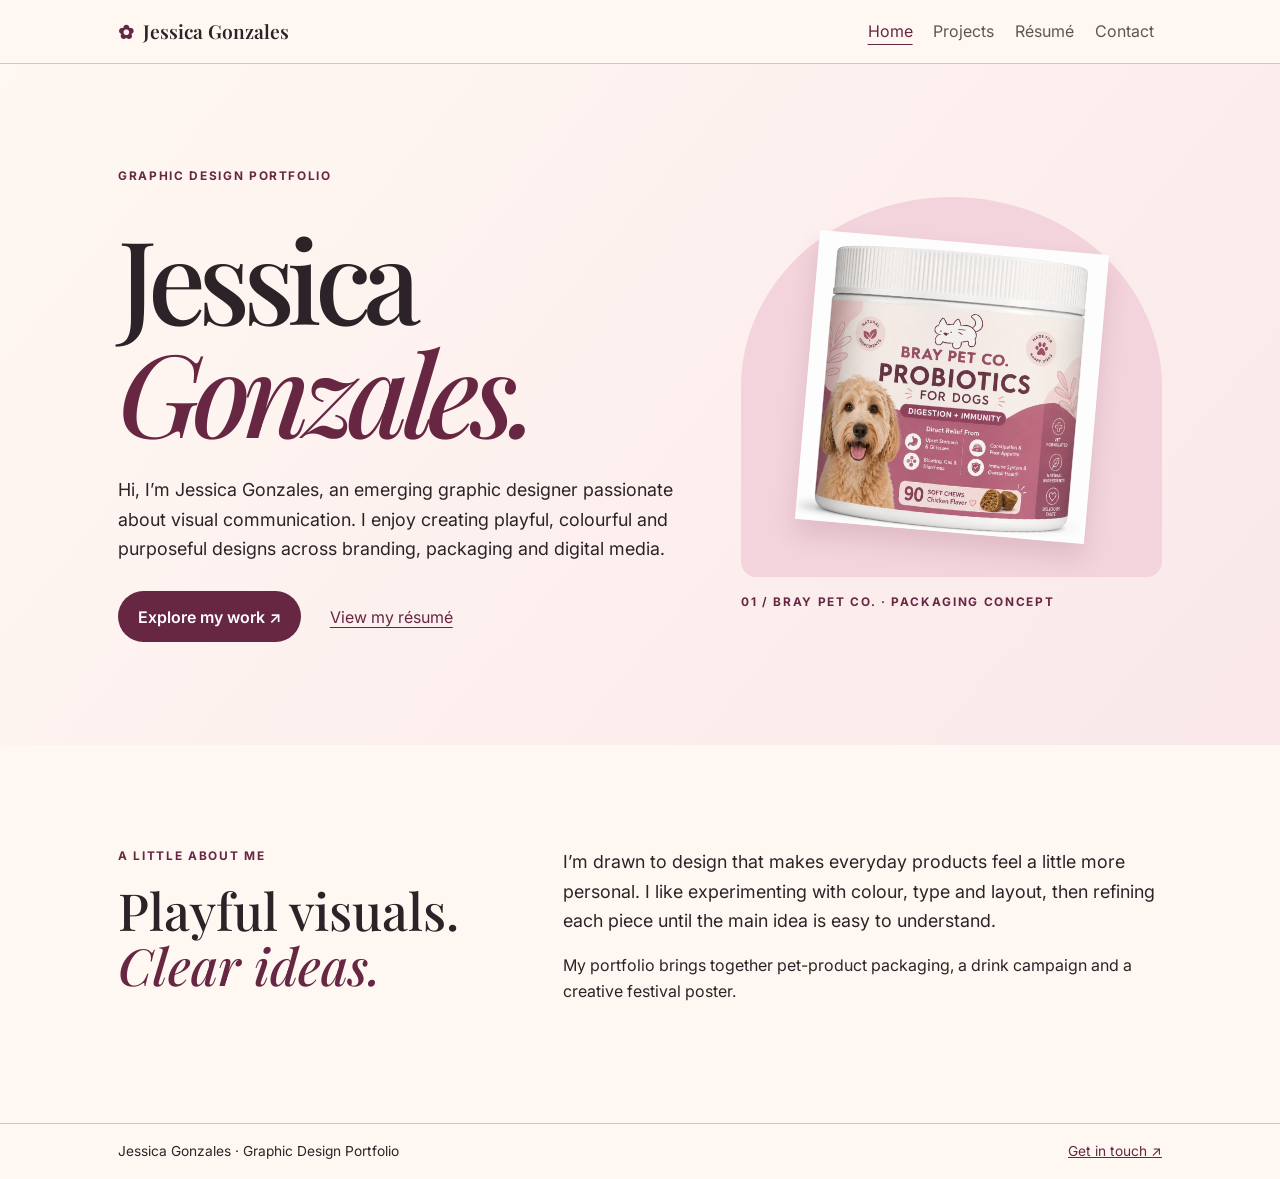
<file: index.html>
<!doctype html>
<html lang="en-AU">
<head>
 <meta charset="utf-8">
 <meta name="viewport" content="width=device-width, initial-scale=1">
 <meta name="description" content="Jessica Gonzales, emerging graphic designer. Explore branding, packaging and promotional design concepts.">
 <title>Home | Jessica Gonzales</title>
 <link rel="icon" href="favicon.svg" type="image/svg+xml">
 <link rel="preconnect" href="https://fonts.googleapis.com">
 <link rel="preconnect" href="https://fonts.gstatic.com" crossorigin>
 <link href="https://fonts.googleapis.com/css2?family=Inter:wght@400;500;600;700&amp;family=Playfair+Display:ital,wght@0,500;0,600;1,500&amp;display=swap" rel="stylesheet">
 <link href="https://cdn.jsdelivr.net/npm/bootstrap@5.3.3/dist/css/bootstrap.min.css" rel="stylesheet">
 <link href="style.css" rel="stylesheet">
 
</head>
<body>
 <a class="skip" href="#main">Skip to content</a>
 <!-- Navigation adapted from INFO1005 Module 2.3 Bart Simpson example. -->
  <nav id="mainNav" class="navbar navbar-expand-lg sticky-top" aria-label="Main navigation">
    <div class="container">
      <a class="navbar-brand wordmark" href="index.html">
        <span aria-hidden="true">✿</span> Jessica Gonzales
      </a>

      <button class="navbar-toggler" type="button"
              data-bs-toggle="collapse"
              data-bs-target="#portfolioNavbar"
              aria-controls="portfolioNavbar"
              aria-expanded="false"
              aria-label="Toggle navigation">
        <span class="navbar-toggler-icon"></span>
      </button>

      <div class="collapse navbar-collapse" id="portfolioNavbar">
        <ul class="navbar-nav ms-auto">
          <li class="nav-item"><a class="nav-link" aria-current="page" href="index.html">Home</a></li>
          <li class="nav-item"><a class="nav-link" href="projects.html">Projects</a></li>
          <li class="nav-item"><a class="nav-link" href="resume.html">Résumé</a></li>
          <li class="nav-item"><a class="nav-link" href="contact.html">Contact</a></li>
        </ul>
      </div>
    </div>
  </nav>
 <main id="main">
 <!-- Hero grid adapted from the INFO1005 Module 2.3 example. -->
 <section class="hero" aria-labelledby="hero-title">
    <div class="container">
      <div class="row align-items-center g-4">
        <div class="col-12 col-lg-7">
          <p class="eyebrow">Graphic design portfolio</p>
          <h1 id="hero-title">Jessica<br><em>Gonzales.</em></h1>
          <p class="intro">Hi, I’m Jessica Gonzales, an emerging graphic designer passionate about visual communication. I enjoy creating playful, colourful and purposeful designs across branding, packaging and digital media.</p>
          <div class="actions"><a class="pill" href="projects.html">Explore my work ↗</a><a class="text-link" href="resume.html">View my résumé</a></div>
        </div>

        <div class="col-12 col-lg-5">
          <figure class="mb-0">
            <div class="hero-art"><img class="img-fluid hero-portrait" src="bray-probiotics.webp" alt="Pink Bray Pet Co. probiotics packaging concept" width="960" height="960"></div>
            <figcaption>01 / Bray Pet Co. · Packaging concept</figcaption>
          </figure>
        </div>
      </div>
    </div>
  </section>
 <section class="container section-space"><div class="row g-4">
  <div class="col-md-5"><p class="eyebrow">A little about me</p><h2>Playful visuals.<br><em>Clear ideas.</em></h2></div>
  <div class="col-md-7"><p class="intro">I’m drawn to design that makes everyday products feel a little more personal. I like experimenting with colour, type and layout, then refining each piece until the main idea is easy to understand.</p><p>My portfolio brings together pet-product packaging, a drink campaign and a creative festival poster.</p></div>
 </div></section>
</main>
 <footer class="site-footer"><div class="container nav-wrap"><span>Jessica Gonzales · Graphic Design Portfolio</span><a href="contact.html">Get in touch ↗</a></div></footer>
 <script src="https://cdn.jsdelivr.net/npm/bootstrap@5.3.3/dist/js/bootstrap.bundle.min.js"></script>
</body>
</html>
</file>
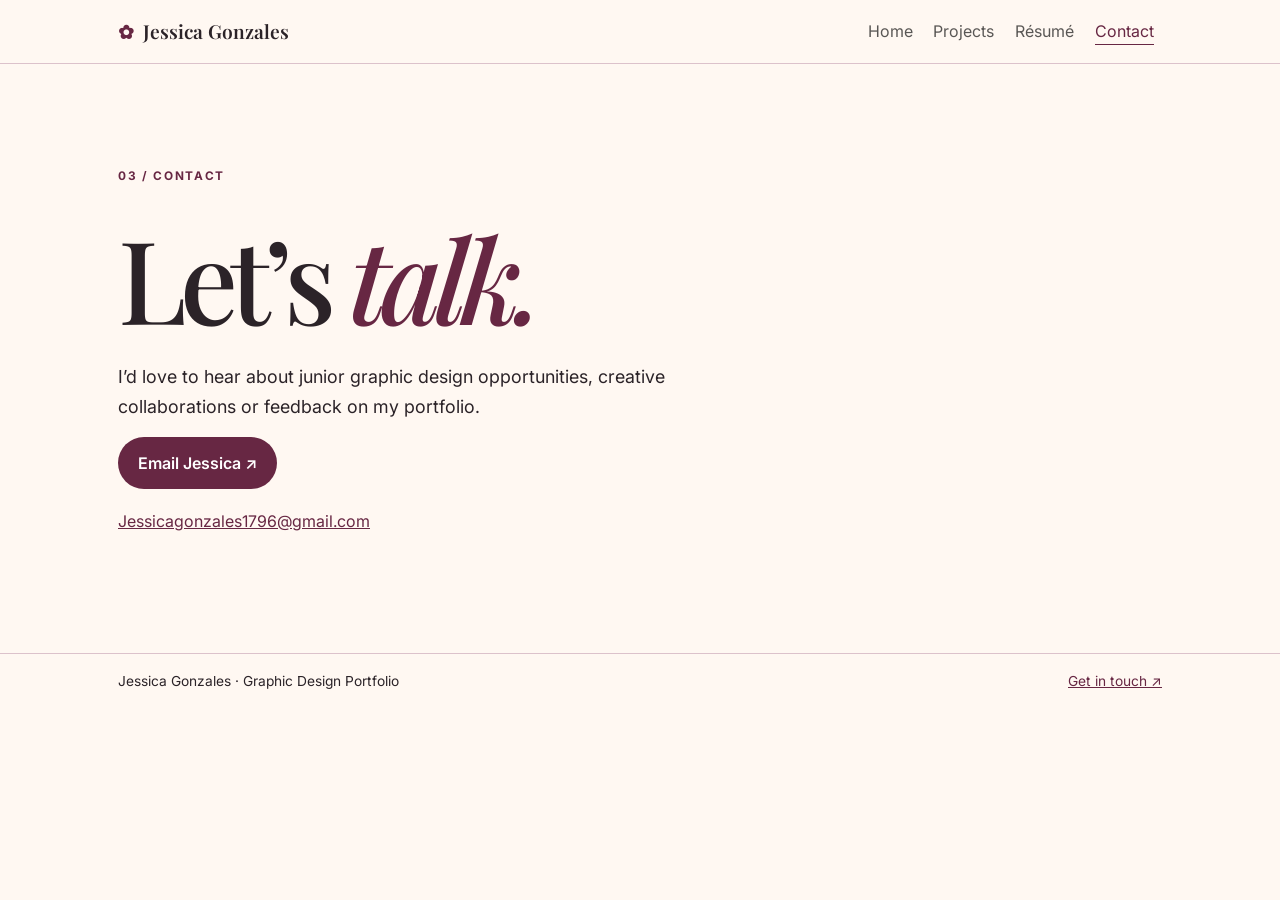
<file: contact.html>
<!doctype html>
<html lang="en-AU">
<head>
 <meta charset="utf-8">
 <meta name="viewport" content="width=device-width, initial-scale=1">
 <meta name="description" content="Jessica Gonzales, emerging graphic designer. Explore branding, packaging and promotional design concepts.">
 <title>Contact | Jessica Gonzales</title>
 <link rel="icon" href="favicon.svg" type="image/svg+xml">
 <link rel="preconnect" href="https://fonts.googleapis.com">
 <link rel="preconnect" href="https://fonts.gstatic.com" crossorigin>
 <link href="https://fonts.googleapis.com/css2?family=Inter:wght@400;500;600;700&amp;family=Playfair+Display:ital,wght@0,500;0,600;1,500&amp;display=swap" rel="stylesheet">
 <link href="https://cdn.jsdelivr.net/npm/bootstrap@5.3.3/dist/css/bootstrap.min.css" rel="stylesheet">
 <link href="style.css" rel="stylesheet">
 
</head>
<body>
 <a class="skip" href="#main">Skip to content</a>
 <!-- Navigation adapted from INFO1005 Module 2.3 Bart Simpson example. -->
  <nav id="mainNav" class="navbar navbar-expand-lg sticky-top" aria-label="Main navigation">
    <div class="container">
      <a class="navbar-brand wordmark" href="index.html">
        <span aria-hidden="true">✿</span> Jessica Gonzales
      </a>

      <button class="navbar-toggler" type="button"
              data-bs-toggle="collapse"
              data-bs-target="#portfolioNavbar"
              aria-controls="portfolioNavbar"
              aria-expanded="false"
              aria-label="Toggle navigation">
        <span class="navbar-toggler-icon"></span>
      </button>

      <div class="collapse navbar-collapse" id="portfolioNavbar">
        <ul class="navbar-nav ms-auto">
          <li class="nav-item"><a class="nav-link" href="index.html">Home</a></li>
          <li class="nav-item"><a class="nav-link" href="projects.html">Projects</a></li>
          <li class="nav-item"><a class="nav-link" href="resume.html">Résumé</a></li>
          <li class="nav-item"><a class="nav-link" aria-current="page" href="contact.html">Contact</a></li>
        </ul>
      </div>
    </div>
  </nav>
 <main id="main">
 <section class="container section-space contact-page">
  <p class="eyebrow">03 / Contact</p><h1>Let’s <em>talk.</em></h1>
  <p class="intro">I’d love to hear about junior graphic design opportunities, creative collaborations or feedback on my portfolio.</p>
  <a class="pill" href="mailto:Jessicagonzales1796@gmail.com">Email Jessica ↗</a>
  <p class="email"><a href="mailto:Jessicagonzales1796@gmail.com">Jessicagonzales1796@gmail.com</a></p>
 </section>
</main>
 <footer class="site-footer"><div class="container nav-wrap"><span>Jessica Gonzales · Graphic Design Portfolio</span><a href="contact.html">Get in touch ↗</a></div></footer>
 <script src="https://cdn.jsdelivr.net/npm/bootstrap@5.3.3/dist/js/bootstrap.bundle.min.js"></script>
</body>
</html>
</file>
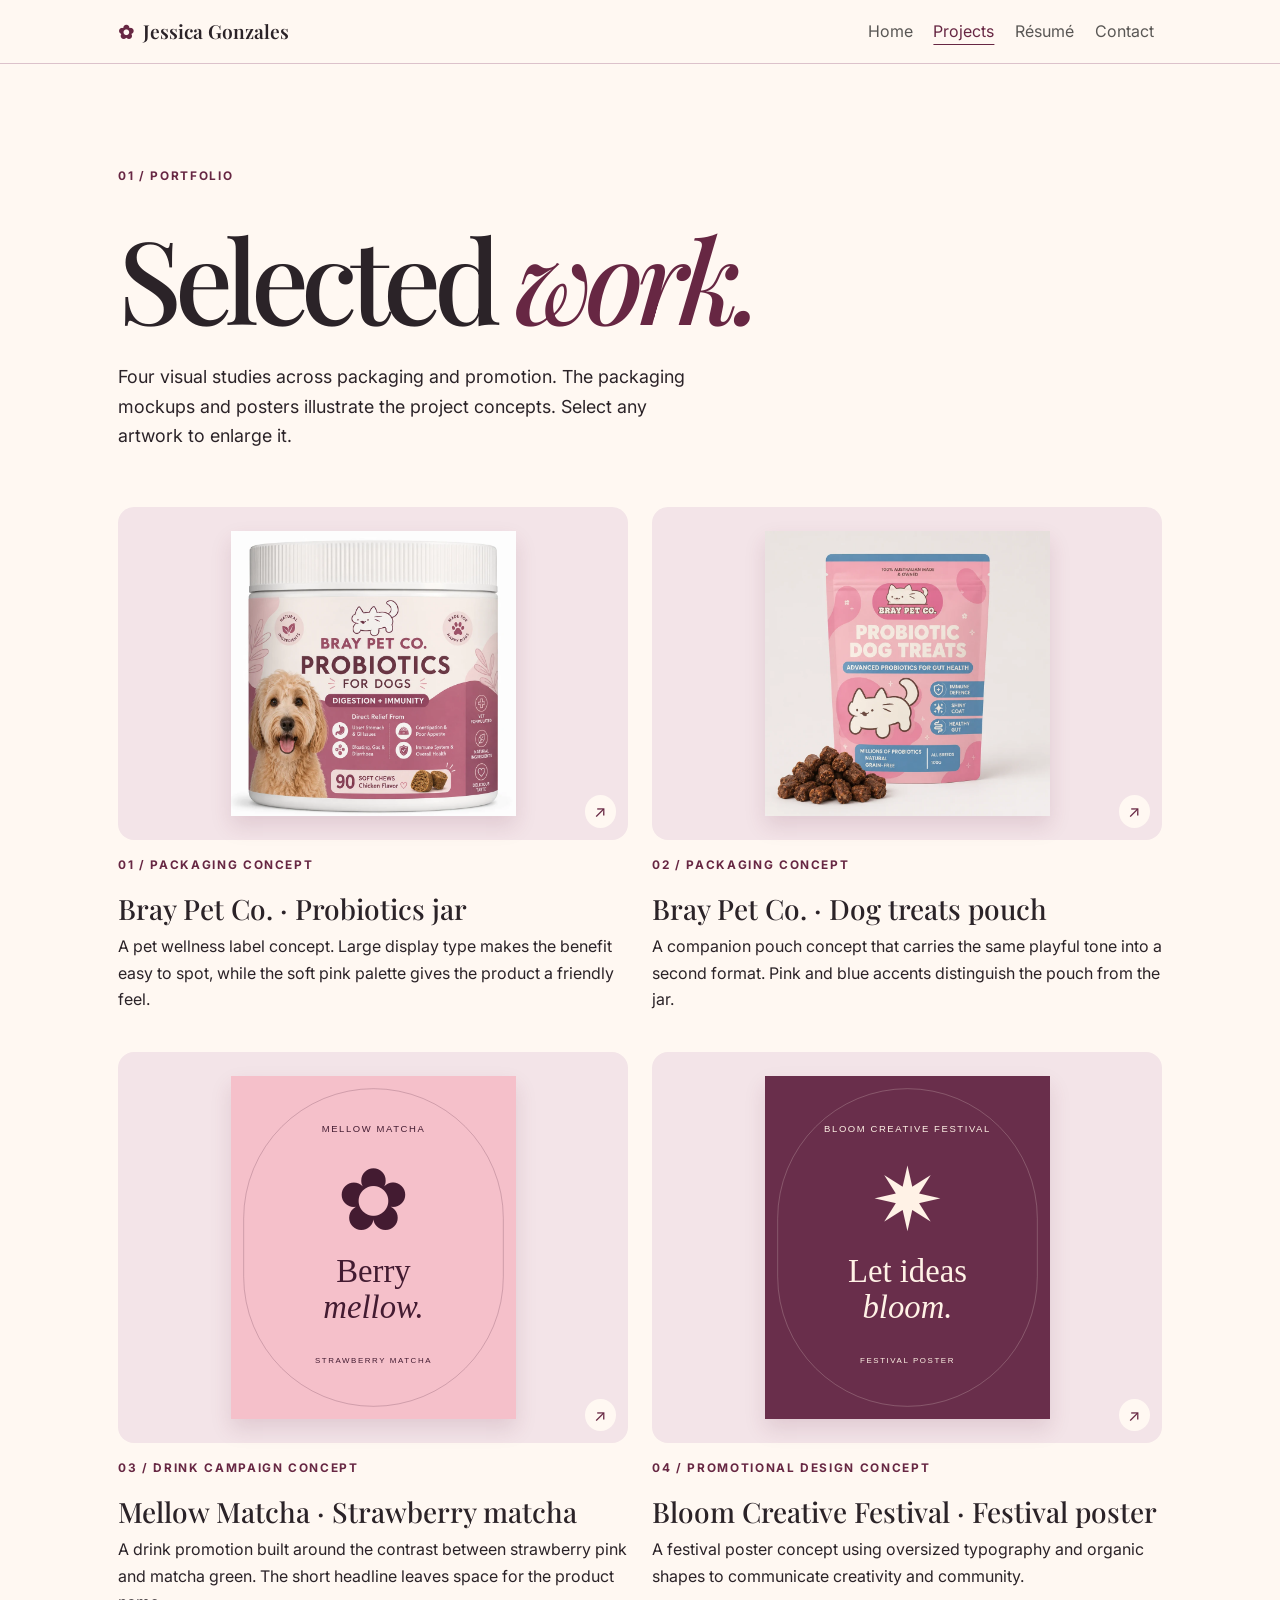
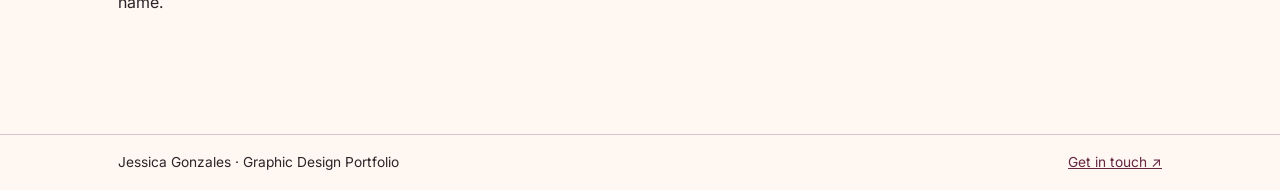
<file: projects.html>
<!doctype html>
<html lang="en-AU">
<head>
 <meta charset="utf-8">
 <meta name="viewport" content="width=device-width, initial-scale=1">
 <meta name="description" content="Jessica Gonzales, emerging graphic designer. Explore branding, packaging and promotional design concepts.">
 <title>Projects | Jessica Gonzales</title>
 <link rel="icon" href="favicon.svg" type="image/svg+xml">
 <link rel="preconnect" href="https://fonts.googleapis.com">
 <link rel="preconnect" href="https://fonts.gstatic.com" crossorigin>
 <link href="https://fonts.googleapis.com/css2?family=Inter:wght@400;500;600;700&amp;family=Playfair+Display:ital,wght@0,500;0,600;1,500&amp;display=swap" rel="stylesheet">
 <link href="https://cdn.jsdelivr.net/npm/bootstrap@5.3.3/dist/css/bootstrap.min.css" rel="stylesheet">
 <link href="style.css" rel="stylesheet">
 <script src="gallery.js" defer></script>
</head>
<body>
 <a class="skip" href="#main">Skip to content</a>
 <!-- Navigation adapted from INFO1005 Module 2.3 Bart Simpson example. -->
  <nav id="mainNav" class="navbar navbar-expand-lg sticky-top" aria-label="Main navigation">
    <div class="container">
      <a class="navbar-brand wordmark" href="index.html">
        <span aria-hidden="true">✿</span> Jessica Gonzales
      </a>

      <button class="navbar-toggler" type="button"
              data-bs-toggle="collapse"
              data-bs-target="#portfolioNavbar"
              aria-controls="portfolioNavbar"
              aria-expanded="false"
              aria-label="Toggle navigation">
        <span class="navbar-toggler-icon"></span>
      </button>

      <div class="collapse navbar-collapse" id="portfolioNavbar">
        <ul class="navbar-nav ms-auto">
          <li class="nav-item"><a class="nav-link" href="index.html">Home</a></li>
          <li class="nav-item"><a class="nav-link" aria-current="page" href="projects.html">Projects</a></li>
          <li class="nav-item"><a class="nav-link" href="resume.html">Résumé</a></li>
          <li class="nav-item"><a class="nav-link" href="contact.html">Contact</a></li>
        </ul>
      </div>
    </div>
  </nav>
 <main id="main">
 <section class="container section-space">
  <p class="eyebrow">01 / Portfolio</p><h1>Selected <em>work.</em></h1>
  <p class="intro">Four visual studies across packaging and promotion. The packaging mockups and posters illustrate the project concepts. Select any artwork to enlarge it.</p>
  <div class="row g-4 project-grid"><article class="col-md-6">
   <button class="art-button" type="button" data-art="bray-probiotics.webp" data-title="Bray Pet Co. · Probiotics jar" aria-label="Enlarge Probiotics jar">
     <img src="bray-probiotics.webp" alt="Bray Pet Co. concept artwork for Probiotics jar" width="960" height="960" loading="lazy">
     <span aria-hidden="true">↗</span>
   </button>
   <p class="eyebrow mt-3">01 / Packaging concept</p>
   <h2 class="h3">Bray Pet Co. · Probiotics jar</h2>
   <p>A pet wellness label concept. Large display type makes the benefit easy to spot, while the soft pink palette gives the product a friendly feel.</p>
 </article><article class="col-md-6">
   <button class="art-button" type="button" data-art="bray-treats.webp" data-title="Bray Pet Co. · Dog treats pouch" aria-label="Enlarge Dog treats pouch">
     <img src="bray-treats.webp" alt="Bray Pet Co. concept artwork for Dog treats pouch" width="960" height="960" loading="lazy">
     <span aria-hidden="true">↗</span>
   </button>
   <p class="eyebrow mt-3">02 / Packaging concept</p>
   <h2 class="h3">Bray Pet Co. · Dog treats pouch</h2>
   <p>A companion pouch concept that carries the same playful tone into a second format. Pink and blue accents distinguish the pouch from the jar.</p>
 </article><article class="col-md-6">
   <button class="art-button" type="button" data-art="strawberry-matcha.svg" data-title="Mellow Matcha · Strawberry matcha" aria-label="Enlarge Strawberry matcha">
     <img src="strawberry-matcha.svg" alt="Mellow Matcha concept artwork for Strawberry matcha" width="540" height="650" loading="lazy">
     <span aria-hidden="true">↗</span>
   </button>
   <p class="eyebrow mt-3">03 / Drink campaign concept</p>
   <h2 class="h3">Mellow Matcha · Strawberry matcha</h2>
   <p>A drink promotion built around the contrast between strawberry pink and matcha green. The short headline leaves space for the product name.</p>
 </article><article class="col-md-6">
   <button class="art-button" type="button" data-art="bloom-festival.svg" data-title="Bloom Creative Festival · Festival poster" aria-label="Enlarge Festival poster">
     <img src="bloom-festival.svg" alt="Bloom Creative Festival concept artwork for Festival poster" width="540" height="650" loading="lazy">
     <span aria-hidden="true">↗</span>
   </button>
   <p class="eyebrow mt-3">04 / Promotional design concept</p>
   <h2 class="h3">Bloom Creative Festival · Festival poster</h2>
   <p>A festival poster concept using oversized typography and organic shapes to communicate creativity and community.</p>
 </article></div>
 </section>
 <!-- The native dialog supplies focus trapping and Escape-to-close behaviour. -->
 <dialog id="lightbox" aria-labelledby="art-title">
  <form method="dialog"><button class="close-art" autofocus>Close ×</button></form>
  <h2 id="art-title" class="h4"></h2><img id="large-art" src="bray-probiotics.webp" alt="">
 </dialog>
</main>
 <footer class="site-footer"><div class="container nav-wrap"><span>Jessica Gonzales · Graphic Design Portfolio</span><a href="contact.html">Get in touch ↗</a></div></footer>
 <script src="https://cdn.jsdelivr.net/npm/bootstrap@5.3.3/dist/js/bootstrap.bundle.min.js"></script>
</body>
</html>
</file>
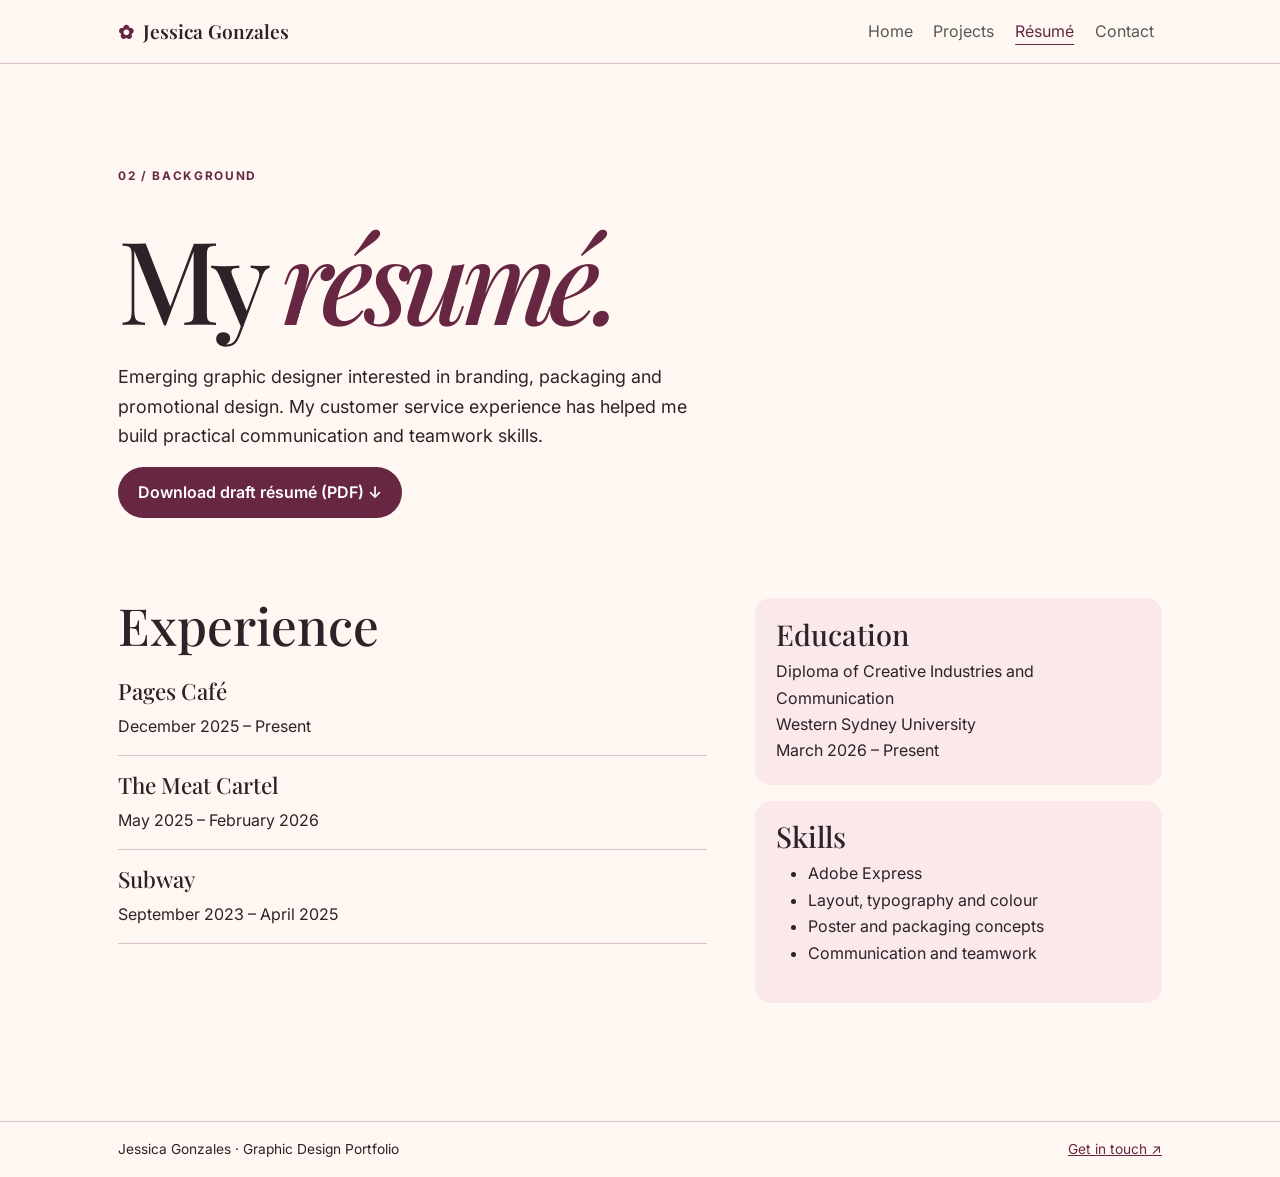
<file: resume.html>
<!doctype html>
<html lang="en-AU">
<head>
 <meta charset="utf-8">
 <meta name="viewport" content="width=device-width, initial-scale=1">
 <meta name="description" content="Jessica Gonzales, emerging graphic designer. Explore branding, packaging and promotional design concepts.">
 <title>Résumé | Jessica Gonzales</title>
 <link rel="icon" href="favicon.svg" type="image/svg+xml">
 <link rel="preconnect" href="https://fonts.googleapis.com">
 <link rel="preconnect" href="https://fonts.gstatic.com" crossorigin>
 <link href="https://fonts.googleapis.com/css2?family=Inter:wght@400;500;600;700&amp;family=Playfair+Display:ital,wght@0,500;0,600;1,500&amp;display=swap" rel="stylesheet">
 <link href="https://cdn.jsdelivr.net/npm/bootstrap@5.3.3/dist/css/bootstrap.min.css" rel="stylesheet">
 <link href="style.css" rel="stylesheet">
 
</head>
<body>
 <a class="skip" href="#main">Skip to content</a>
 <!-- Navigation adapted from INFO1005 Module 2.3 Bart Simpson example. -->
  <nav id="mainNav" class="navbar navbar-expand-lg sticky-top" aria-label="Main navigation">
    <div class="container">
      <a class="navbar-brand wordmark" href="index.html">
        <span aria-hidden="true">✿</span> Jessica Gonzales
      </a>

      <button class="navbar-toggler" type="button"
              data-bs-toggle="collapse"
              data-bs-target="#portfolioNavbar"
              aria-controls="portfolioNavbar"
              aria-expanded="false"
              aria-label="Toggle navigation">
        <span class="navbar-toggler-icon"></span>
      </button>

      <div class="collapse navbar-collapse" id="portfolioNavbar">
        <ul class="navbar-nav ms-auto">
          <li class="nav-item"><a class="nav-link" href="index.html">Home</a></li>
          <li class="nav-item"><a class="nav-link" href="projects.html">Projects</a></li>
          <li class="nav-item"><a class="nav-link" aria-current="page" href="resume.html">Résumé</a></li>
          <li class="nav-item"><a class="nav-link" href="contact.html">Contact</a></li>
        </ul>
      </div>
    </div>
  </nav>
 <main id="main">
 <section class="container section-space">
  <p class="eyebrow">02 / Background</p><h1>My <em>résumé.</em></h1>
  <p class="intro">Emerging graphic designer interested in branding, packaging and promotional design. My customer service experience has helped me build practical communication and teamwork skills.</p>
  <a class="pill" href="jessica-gonzales-resume.pdf" download>Download draft résumé (PDF) ↓</a>
  <div class="row g-5 project-grid">
   <section class="col-md-7"><h2>Experience</h2>
    <div class="entry"><h3>Pages Café</h3><p>December 2025 – Present</p></div>
    <div class="entry"><h3>The Meat Cartel</h3><p>May 2025 – February 2026</p></div>
    <div class="entry"><h3>Subway</h3><p>September 2023 – April 2025</p></div>
   </section>
   <div class="col-md-5">
    <section class="note"><h2>Education</h2><p>Diploma of Creative Industries and Communication<br>Western Sydney University<br>March 2026 – Present</p></section>
    <section class="note"><h2>Skills</h2><ul><li>Adobe Express</li><li>Layout, typography and colour</li><li>Poster and packaging concepts</li><li>Communication and teamwork</li></ul></section>
   </div>
  </div>
 </section>
</main>
 <footer class="site-footer"><div class="container nav-wrap"><span>Jessica Gonzales · Graphic Design Portfolio</span><a href="contact.html">Get in touch ↗</a></div></footer>
 <script src="https://cdn.jsdelivr.net/npm/bootstrap@5.3.3/dist/js/bootstrap.bundle.min.js"></script>
</body>
</html>
</file>
<file: style.css>
/* Brand palette and typography shared by every page. */
:root {
  --paper: #fff8f2;
  --ink: #2b2328;
  --berry: #672743;
  --pink: #f3d4dc;
  --line: #dcc2cb;
}
* { box-sizing: border-box; }
body {
  margin: 0;
  background: var(--paper);
  color: var(--ink);
  font: 1rem/1.65 Inter, Arial, sans-serif;
}
.container { padding-inline: clamp(1.15rem, 4vw, 3rem); }
a { color: var(--berry); }
a:focus-visible, button:focus-visible { outline: 3px solid #863859; outline-offset: 4px; }
img { display: block; max-width: 100%; height: auto; }
h1, h2, h3, .wordmark { font-family: "Playfair Display", Georgia, serif; }
h1 { font-size: clamp(3.25rem, 9vw, 8rem); line-height: .98; letter-spacing: -.065em; margin: .3em 0 .25em; }
h2 { font-size: clamp(2rem, 4vw, 3.2rem); line-height: 1.08; }
em { color: var(--berry); font-weight: 500; }
.skip { position: absolute; transform: translateY(-150%); z-index: 9; background: white; padding: .5rem; }
.skip:focus { transform: none; }
.eyebrow, figcaption { font-size: .74rem; font-weight: 700; letter-spacing: .14em; text-transform: uppercase; color: var(--berry); }
.nav-wrap, .actions { display: flex; align-items: center; flex-wrap: wrap; gap: clamp(.75rem, 3vw, 1.8rem); }
.nav-wrap { justify-content: space-between; padding-block: 1rem; }
nav a, .wordmark { text-decoration: none; color: var(--ink); }
nav a { font-size: .88rem; font-weight: 600; padding-block: .25rem; }
nav a[aria-current], nav a:hover { color: var(--berry); text-decoration: underline; text-underline-offset: .45rem; }
.wordmark { font-size: 1.2rem; }
.wordmark span { color: var(--berry); padding-right: .25rem; }
.hero { background: linear-gradient(130deg, var(--paper), #fae8ea); }
.hero, .section-space { padding-block: clamp(3.25rem, 8vw, 7rem); }
.hero-art { background: var(--pink); padding: clamp(1.2rem, 4vw, 2.8rem); border-radius: 52% 52% 1rem 1rem; }
.hero-art img { width: 100%; max-width: 290px; margin-inline: auto; box-shadow: 0 14px 25px #67274324; transform: rotate(5deg); }
figcaption { margin-top: 1rem; }
.intro { max-width: 37rem; font-size: 1.12rem; }
.actions { margin-top: 1.7rem; }
.pill { display: inline-block; padding: .78rem 1.25rem; border-radius: 99px; background: var(--berry); color: white; text-decoration: none; font-weight: 600; }
.pill:hover { background: #492037; color: white; }
.text-link { text-underline-offset: .25rem; }
.project-grid { margin-top: 2rem; }
.art-button { display: grid; place-items: center; position: relative; width: 100%; border: 0; background: #f3e4e8; padding: 1.5rem; border-radius: 1rem; }
.art-button:hover { background: var(--pink); }
.art-button img { width: min(100%, 285px); box-shadow: 0 10px 20px #67274322; }
.art-button span { position: absolute; right: .75rem; bottom: .75rem; background: var(--paper); color: var(--berry); border-radius: 50%; padding: .2rem .6rem; }
dialog { max-width: min(94vw, 660px); max-height: 92vh; border: 1px solid var(--line); border-radius: 1rem; padding: 1rem; color: var(--ink); background: var(--paper); }
dialog::backdrop { background: #251420cf; }
dialog img { max-height: 70vh; width: auto; margin: auto; }
.close-art { color: var(--berry); background: transparent; border: 1px solid var(--line); border-radius: 99px; padding: .3rem .7rem; margin-bottom: .75rem; }
.entry { padding-block: 1rem; border-bottom: 1px solid var(--line); }
.entry h3 { font-size: 1.4rem; }
.entry p, .note p { margin-bottom: 0; }
.note { background: #fae8ea; border-radius: 1rem; padding: 1.3rem; margin-bottom: 1rem; }
.note h2 { font-size: 1.8rem; }
.email { margin-top: 1.2rem; overflow-wrap: anywhere; }
.contact-page { min-height: 65vh; }
.site-footer { border-top: 1px solid var(--line); font-size: .86rem; }
@media (max-width: 575px) {
  .hero-art img { max-width: 225px; }
  .hero, .section-space { padding-block: 3rem; }
}


/* Restyle the Module 2.3 Bootstrap navbar for the portfolio palette. */
#mainNav {
  background: var(--paper);
  border-bottom: 1px solid var(--line);
}
#mainNav .nav-link { padding-block: .65rem; }
#mainNav .navbar-toggler { background: var(--pink); }
#mainNav .navbar-nav { gap: .3rem; }
</file>
